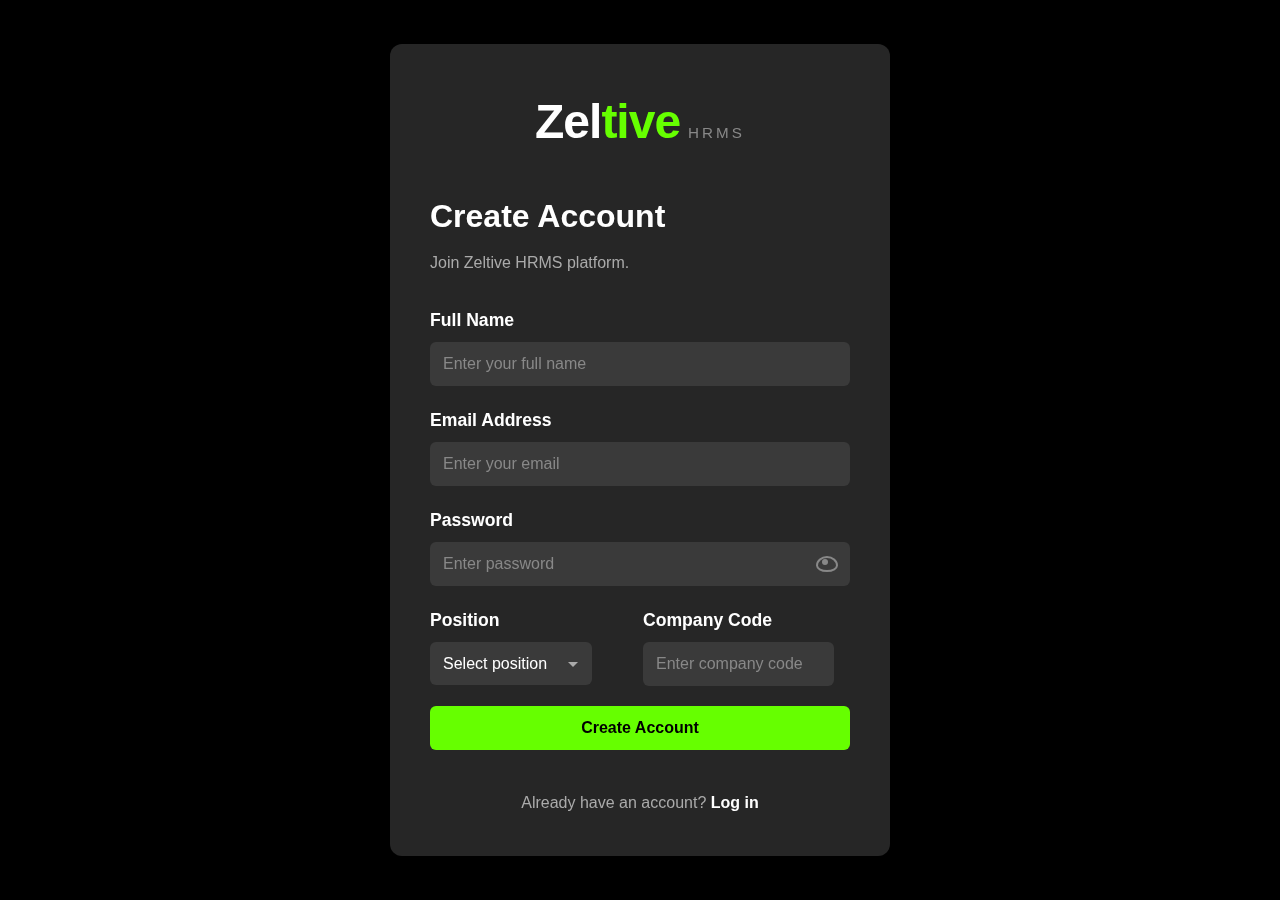
<file: index.html>
<!DOCTYPE html>
<html lang="en">
<head>
    <meta charset="UTF-8">
    <meta name="viewport" content="width=device-width, initial-scale=1.0">
    <title>Register - Zeltive HRMS</title>
    <link rel="stylesheet" href="css/style.css">
</head>
<body class="auth-page">
    <div class="container">
        <div class="auth-card">
            <div class="auth-logo">
                <h1 class="logo-text">
                    <span class="brand-white">Zel</span><span class="brand-lime">tive</span>
                    <span class="logo-hrms">HRMS</span>
                </h1>
            </div>
            <h1 class="form-title">Create Account</h1>
            <p class="form-subtitle">Join Zeltive HRMS platform.</p>
            
            <form id="registerForm" class="auth-form">
                <div class="form-group">
                    <label for="name">Full Name</label>
                    <input type="text" id="name" name="name" required placeholder="Enter your full name">
                </div>
                
                <div class="form-group">
                    <label for="email">Email Address</label>
                    <input type="email" id="email" name="email" required placeholder="Enter your email">
                </div>
                
                <div class="form-group">
                    <label for="password">Password</label>
                    <div class="password-input-wrapper">
                        <input type="password" id="password" name="password" required placeholder="Enter password">
                        <span class="password-toggle" id="passwordToggle">
                            <span class="eye-icon eye-open"></span>
                        </span>
                    </div>
                </div>
                
                <div class="form-row">
                    <div class="form-group">
                        <label for="position">Position</label>
                        <select id="position" name="position" required>
                            <option value="">Select position</option>
                            <option value="Designer">Designer</option>
                            <option value="Developer">Developer</option>
                            <option value="Marketing Specialist">Marketing Specialist</option>
                            <option value="Video Editor">Video Editor</option>
                            <option value="System Manager">System Manager</option>
                        </select>
                    </div>
                    
                    <div class="form-group">
                        <label for="companyCode">Company Code</label>
                        <input type="text" id="companyCode" name="companyCode" required placeholder="Enter company code">
                    </div>
                </div>
                
                <div id="errorMessage" class="error-message"></div>
                
                <button type="submit" class="btn btn-primary">Create Account</button>
                
                <div class="auth-footer">
                    <p>Already have an account? <a href="login.html">Log in</a></p>
                </div>
            </form>
        </div>
    </div>
    
    <script src="js/config.js"></script>
    <script src="js/auth.js"></script>
    <script>
        // Password visibility toggle
        const passwordToggle = document.getElementById('passwordToggle');
        const passwordInput = document.getElementById('password');
        const eyeIcon = passwordToggle.querySelector('.eye-icon');
        
        if (passwordToggle && passwordInput) {
            passwordToggle.addEventListener('click', () => {
                if (passwordInput.type === 'password') {
                    passwordInput.type = 'text';
                    eyeIcon.classList.remove('eye-open');
                    eyeIcon.classList.add('eye-closed');
                } else {
                    passwordInput.type = 'password';
                    eyeIcon.classList.remove('eye-closed');
                    eyeIcon.classList.add('eye-open');
                }
            });
        }
    </script>
</body>
</html>
</file>
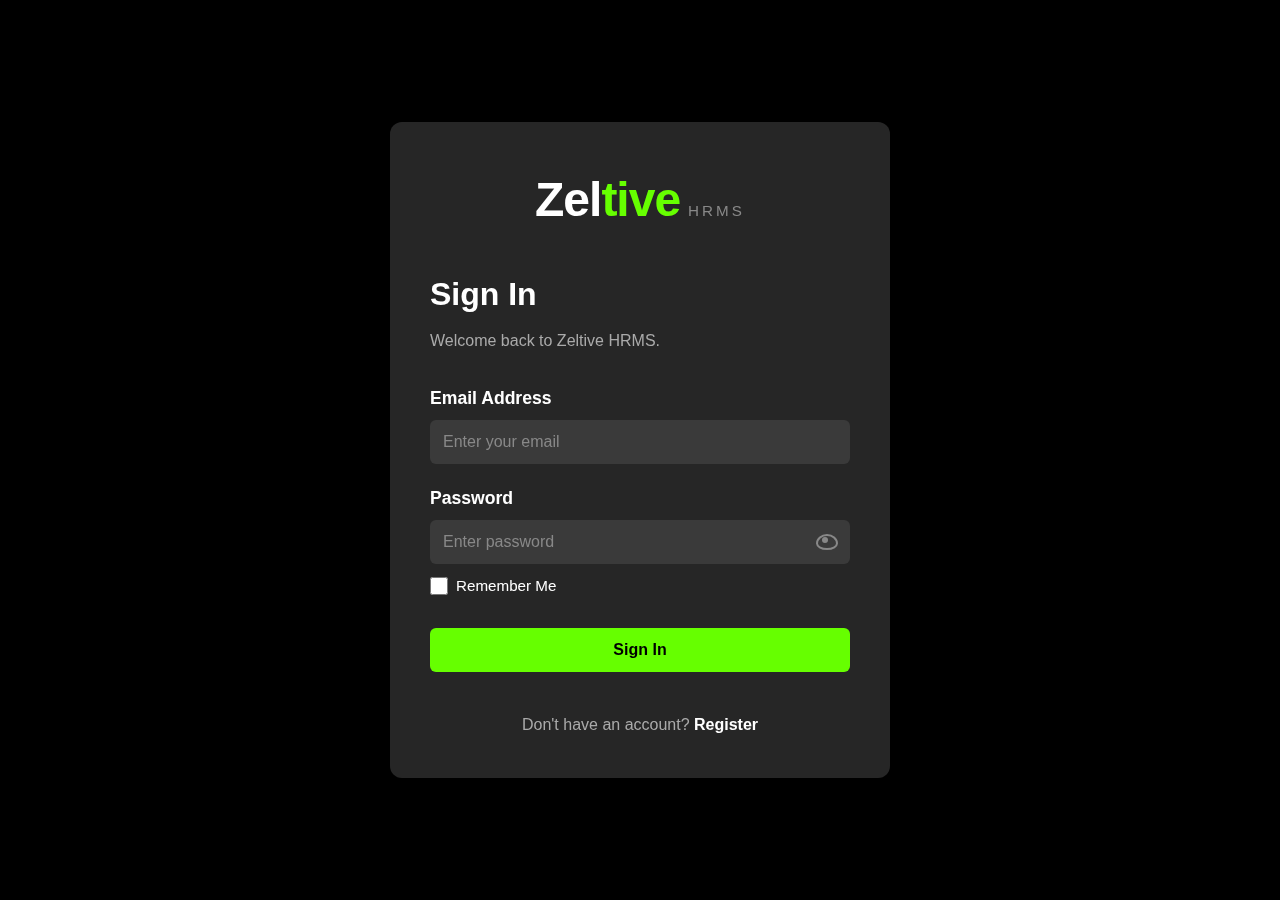
<file: dashboard.html>
<!DOCTYPE html>
<html lang="en">
<head>
    <meta charset="UTF-8">
    <meta name="viewport" content="width=device-width, initial-scale=1.0">
    <title>Dashboard - Zeltive HRMS</title>
    <link rel="stylesheet" href="css/style.css">
    <link rel="stylesheet" href="https://cdnjs.cloudflare.com/ajax/libs/font-awesome/6.4.0/css/all.min.css">
</head>
<body>
    <!-- Mobile Menu Toggle Button -->
    <button class="mobile-menu-toggle" id="mobileMenuToggle" aria-label="Toggle menu">
        <i class="fa fa-bars"></i>
    </button>
    
    <!-- Mobile Overlay -->
    <div class="mobile-overlay" id="mobileOverlay"></div>
    
    <div class="dashboard-wrapper">
        <!-- Sidebar -->
        <aside class="dashboard-sidebar" id="dashboardSidebar">
            <div class="sidebar-header">
                <button class="sidebar-close-btn" id="sidebarCloseBtn" aria-label="Close menu">
                    <i class="fa fa-times"></i>
                </button>
                <h1 class="brand-title">
                    <span class="brand-white">Zel</span><span class="brand-lime">tive</span>
                    <span class="brand-subtitle">HRMS</span>
                </h1>
            </div>
            
            <nav class="sidebar-nav">
                <a href="#" class="nav-item active" data-page="overview">
                    <span class="nav-icon icon-chart"></span>
                    <span class="nav-text">Overview</span>
                </a>
                <a href="#" class="nav-item" data-page="attendance">
                    <span class="nav-icon icon-users"></span>
                    <span class="nav-text">Attendance</span>
                </a>
                <a href="#" class="nav-item" data-page="records">
                    <span class="nav-icon icon-list"></span>
                    <span class="nav-text">Records</span>
                </a>
            </nav>
        </aside>

        <!-- Main Content -->
        <div class="dashboard-main">
            <!-- Top Header -->
            <header class="dashboard-header">
                <div class="header-right">
                    <div class="user-profile">
                        <div class="profile-avatar">
                            <span id="userInitial">U</span>
                        </div>
                        <div class="profile-info">
                            <span class="profile-name" id="headerUserName">User</span>
                            <span class="profile-role" id="headerUserRole">Employee</span>
                        </div>
                        <button id="logoutBtn" class="logout-btn" title="Logout">
                            <i class="fa fa-sign-out"></i>
                        </button>
                    </div>
                </div>
            </header>

            <!-- Main Content Area -->
            <main class="dashboard-content">
                <!-- Overview Page -->
                <div id="overview-page" class="page-content active">
                    <!-- Summary Cards -->
                    <div class="summary-cards">
                    <div class="summary-card">
                        <div class="card-icon" style="background-color: rgba(102, 255, 0, 0.1);">
                            <span class="icon-calendar" style="color: var(--neon-green);"></span>
                        </div>
                        <div class="card-content">
                            <div class="card-menu">⋯</div>
                            <div class="card-value" id="totalDays">0</div>
                            <div class="card-label">Total Days</div>
                        </div>
                    </div>
                    
                    <div class="summary-card">
                        <div class="card-icon" style="background-color: rgba(102, 255, 0, 0.1);">
                            <span class="icon-check" style="color: var(--neon-green);"></span>
                        </div>
                        <div class="card-content">
                            <div class="card-menu">⋯</div>
                            <div class="card-value" id="presentDays">0</div>
                            <div class="card-label">Present Days</div>
                        </div>
                    </div>
                    
                    <div class="summary-card">
                        <div class="card-icon" style="background-color: rgba(255, 255, 0, 0.1);">
                            <span class="icon-clock" style="color: #ffff00;"></span>
                        </div>
                        <div class="card-content">
                            <div class="card-menu">⋯</div>
                            <div class="card-value" id="lateDays">0</div>
                            <div class="card-label">Late Days</div>
                        </div>
                    </div>
                    
                    <div class="summary-card">
                        <div class="card-icon" style="background-color: rgba(255, 68, 68, 0.1);">
                            <span class="icon-x" style="color: #ff4444;"></span>
                        </div>
                        <div class="card-content">
                            <div class="card-menu">⋯</div>
                            <div class="card-value" id="absentDays">0</div>
                            <div class="card-label">Absent Days</div>
                        </div>
                    </div>
                </div>

                <!-- Action Cards Row -->
                <div class="action-cards-row">
                    <!-- Attendance Actions Card -->
                    <div class="action-card">
                        <h3 class="card-title">Attendance Actions</h3>
                        <div id="offDayMessage" class="off-day-message"></div>
                        <div class="action-buttons">
                            <button id="checkInBtn" class="btn btn-primary btn-large">Check-In</button>
                            <button id="checkOutBtn" class="btn btn-primary btn-large">Check-Out</button>
                        </div>
                        <div id="attendanceMessage" class="attendance-message"></div>
                    </div>

                    <!-- Working Hours Info Card -->
                    <div class="info-card-modern">
                        <h3 class="card-title">Working Hours</h3>
                        <div class="working-hours-info">
                            <p><strong>Office Time:</strong> 10:00 AM – 6:00 PM</p>
                            <p><strong>Late after:</strong> 10:15 AM</p>
                            <p><strong>Early checkout:</strong> Before 6:00 PM</p>
                            <p><strong>Time Zone:</strong> Pakistan Time</p>
                        </div>
                    </div>
                </div>

                <!-- Calendar and Clock Row -->
                <div class="clock-calendar-row">
                    <!-- Analog Clock Card -->
                    <div class="clock-card">
                        <h3 class="card-title">Time Clock</h3>
                        <div class="analog-clock-container">
                            <canvas id="clockCanvas" width="300" height="300" class="clock-canvas">
                                Sorry, your browser does not support canvas.
                            </canvas>
                            <div class="digital-time-display">
                                <div id="clock-time-12h" class="clock-time-12h">12:00:00 PM</div>
                                <div id="clock-date" class="clock-date">Monday, January 1, 2024</div>
                                <div id="clock-timezone" class="clock-timezone">Pakistan Time (PKT)</div>
                            </div>
                        </div>
                    </div>

                    <!-- Calendar Card -->
                    <div class="calendar-card-small">
                        <h3 class="card-title">Calendar</h3>
                        <div id="calendar-container" class="calendar-container-small"></div>
                    </div>
                </div>

                <!-- Filters and Table Section -->
                <div class="table-section-modern">
                    <div class="table-header">
                        <h3 class="card-title">Attendance Records</h3>
                        <div class="filter-buttons">
                            <button class="filter-btn active" data-filter="today">Today</button>
                            <button class="filter-btn" data-filter="week">This Week</button>
                            <button class="filter-btn" data-filter="month">This Month</button>
                            <button class="filter-btn" data-filter="all">All Records</button>
                        </div>
                    </div>
                    <div class="table-card-modern">
                        <div class="table-container">
                            <table id="attendanceTable" class="attendance-table">
                                <thead>
                                    <tr>
                                        <th>Date</th>
                                        <th>Name</th>
                                        <th>Day Name</th>
                                        <th>Check-In</th>
                                        <th>Check-Out</th>
                                        <th>Status</th>
                                        <th>Working Hours</th>
                                    </tr>
                                </thead>
                                <tbody id="attendanceTableBody">
                                    <!-- Table rows will be populated by JavaScript -->
                                </tbody>
                            </table>
                        </div>
                    </div>
                </div>
                </div>

                <!-- Attendance Page -->
                <div id="attendance-page" class="page-content">
                    <div class="page-header">
                        <h2 class="page-title">Attendance Management</h2>
                        <p class="page-subtitle">Check in and check out for your daily attendance</p>
                    </div>

                    <div class="action-cards-row">
                        <!-- Attendance Actions Card -->
                        <div class="action-card">
                            <h3 class="card-title">Check-In / Check-Out</h3>
                            <div id="offDayMessageAttendance" class="off-day-message"></div>
                            <div class="action-buttons">
                                <button id="checkInBtnAttendance" class="btn btn-primary btn-large">Check-In</button>
                                <button id="checkOutBtnAttendance" class="btn btn-primary btn-large">Check-Out</button>
                            </div>
                            <div id="attendanceMessageAttendance" class="attendance-message"></div>
                        </div>

                        <!-- Working Hours Info Card -->
                        <div class="info-card-modern">
                            <h3 class="card-title">Working Hours</h3>
                            <div class="working-hours-info">
                                <p><strong>Office Time:</strong> 10:00 AM – 6:00 PM</p>
                                <p><strong>Late after:</strong> 10:15 AM</p>
                                <p><strong>Early checkout:</strong> Before 6:00 PM</p>
                                <p><strong>Time Zone:</strong> Pakistan Time</p>
                            </div>
                        </div>
                    </div>

                    <!-- Today's Status Card -->
                    <div class="status-card">
                        <h3 class="card-title">Today's Status</h3>
                        <div id="todayStatusContent" class="status-content">
                            <p>Loading today's attendance status...</p>
                        </div>
                    </div>
                </div>

                <!-- Records Page -->
                <div id="records-page" class="page-content">
                    <div class="page-header">
                        <h2 class="page-title">Attendance Records</h2>
                        <p class="page-subtitle">View your complete attendance history</p>
                    </div>

                    <!-- Filters and Table Section -->
                    <div class="table-section-modern">
                        <div class="table-header">
                            <h3 class="card-title">All Records</h3>
                            <div class="filter-buttons">
                                <button class="filter-btn-records active" data-filter="today">Today</button>
                                <button class="filter-btn-records" data-filter="week">This Week</button>
                                <button class="filter-btn-records" data-filter="month">This Month</button>
                                <button class="filter-btn-records" data-filter="all">All Records</button>
                            </div>
                        </div>
                        <div class="table-card-modern">
                            <div class="table-container">
                                <table id="recordsTable" class="attendance-table">
                                    <thead>
                                        <tr>
                                            <th>Date</th>
                                            <th>Name</th>
                                            <th>Day Name</th>
                                            <th>Check-In</th>
                                            <th>Check-Out</th>
                                            <th>Status</th>
                                            <th>Working Hours</th>
                                        </tr>
                                    </thead>
                                    <tbody id="recordsTableBody">
                                        <!-- Table rows will be populated by JavaScript -->
                                    </tbody>
                                </table>
                            </div>
                        </div>
                    </div>
                </div>
            </main>
        </div>
    </div>

    <script src="js/config.js"></script>
    <script src="js/auth.js"></script>
    <script src="js/attendance.js"></script>
    <script src="js/dashboard.js"></script>
</body>
</html>
</file>
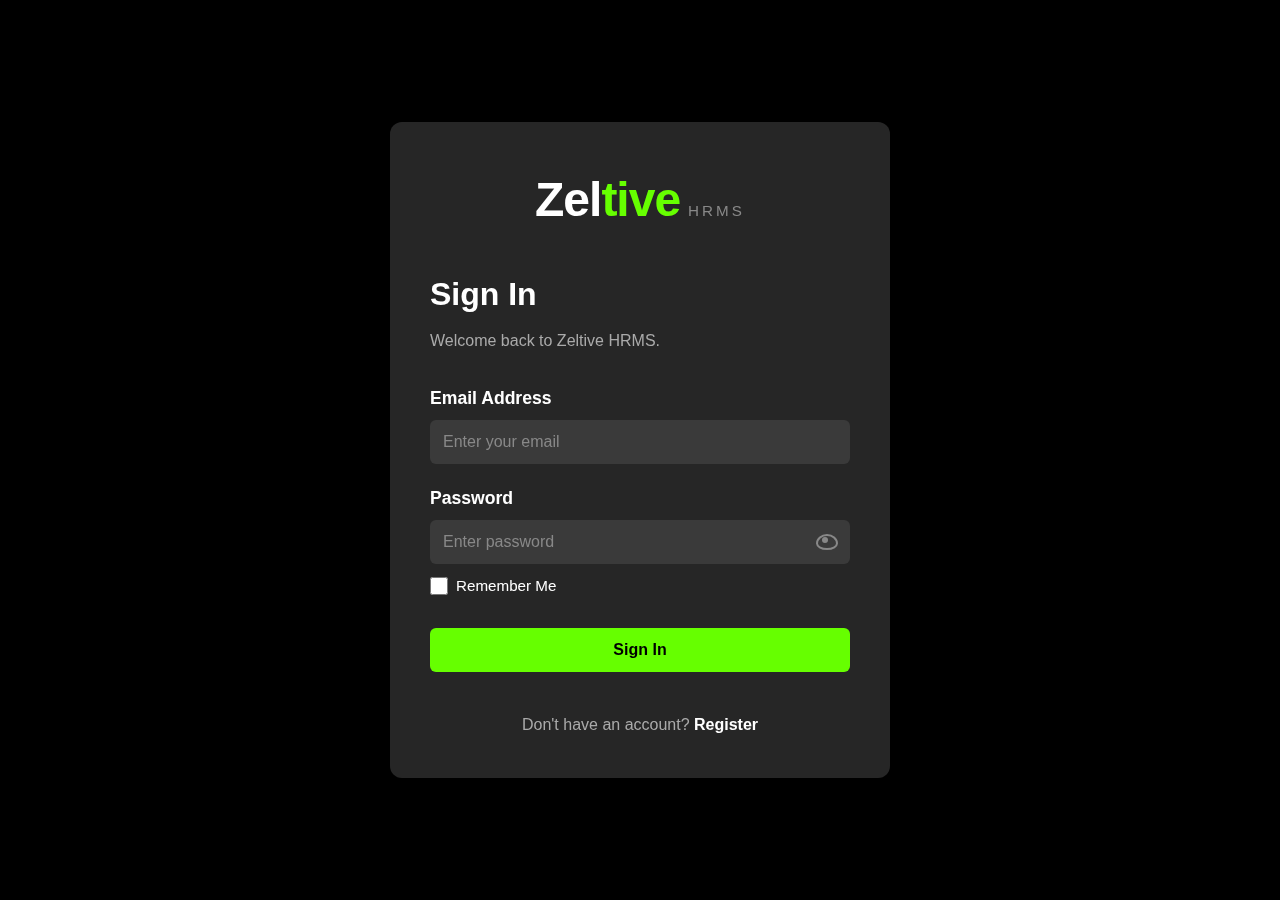
<file: login.html>
<!DOCTYPE html>
<html lang="en">
<head>
    <meta charset="UTF-8">
    <meta name="viewport" content="width=device-width, initial-scale=1.0">
    <title>Sign In - Zeltive HRMS</title>
    <link rel="stylesheet" href="css/style.css">
</head>
<body class="auth-page">
    <div class="container">
        <div class="auth-card">
            <div class="auth-logo">
                <h1 class="logo-text">
                    <span class="brand-white">Zel</span><span class="brand-lime">tive</span>
                    <span class="logo-hrms">HRMS</span>
                </h1>
            </div>
            <h1 class="form-title">Sign In</h1>
            <p class="form-subtitle">Welcome back to Zeltive HRMS.</p>
            
            <form id="loginForm" class="auth-form">
                <div class="form-group">
                    <label for="email">Email Address</label>
                    <input type="email" id="email" name="email" required placeholder="Enter your email">
                </div>
                
                <div class="form-group">
                    <label for="password">Password</label>
                    <div class="password-input-wrapper">
                        <input type="password" id="password" name="password" required placeholder="Enter password">
                        <span class="password-toggle" id="passwordToggle">
                            <span class="eye-icon eye-open"></span>
                        </span>
                    </div>
                </div>
                
                <div class="remember-me">
                    <label class="checkbox-label">
                        <input type="checkbox" id="rememberMe" name="rememberMe">
                        <span>Remember Me</span>
                    </label>
                </div>
                
                <div id="errorMessage" class="error-message"></div>
                
                <button type="submit" class="btn btn-primary">Sign In</button>
                
                <div class="auth-footer">
                    <p>Don't have an account? <a href="index.html">Register</a></p>
                </div>
            </form>
        </div>
    </div>
    
    <script src="js/config.js"></script>
    <script src="js/auth.js"></script>
    <script>
        // Password visibility toggle
        const passwordToggle = document.getElementById('passwordToggle');
        const passwordInput = document.getElementById('password');
        const eyeIcon = passwordToggle.querySelector('.eye-icon');
        
        if (passwordToggle && passwordInput) {
            passwordToggle.addEventListener('click', () => {
                if (passwordInput.type === 'password') {
                    passwordInput.type = 'text';
                    eyeIcon.classList.remove('eye-open');
                    eyeIcon.classList.add('eye-closed');
                } else {
                    passwordInput.type = 'password';
                    eyeIcon.classList.remove('eye-closed');
                    eyeIcon.classList.add('eye-open');
                }
            });
        }
    </script>
</body>
</html>
</file>
<file: css/style.css>
/* Reset and Base Styles */
* {
    margin: 0;
    padding: 0;
    box-sizing: border-box;
}

:root {
    --black: #000000;
    --dark-gray: #282828;
    --input-gray: #3A3A3A;
    --white: #FFFFFF;
    --light-gray: #AAAAAA;
    --medium-gray: #888888;
    --neon-green: #66FF00;
    --lime-green: #66FF00;
    --lime-green-dark: #55DD00;
    --lime-green-darker: #44BB00;
    --lime-green-light: #77FF33;
}

body {
    font-family: 'Segoe UI', Tahoma, Geneva, Verdana, sans-serif;
    background-color: var(--black);
    color: var(--white);
    min-height: 100vh;
    line-height: 1.6;
    position: relative;
    -webkit-font-smoothing: antialiased;
    -moz-osx-font-smoothing: grayscale;
}

html {
    scroll-behavior: smooth;
}

/* Background image for auth pages */
body.auth-page {
    background-image: url('https://images.unsplash.com/photo-1522071820081-009f0129c71c?ixlib=rb-4.0.3&auto=format&fit=crop&w=2070&q=80');
    background-size: cover;
    background-position: center;
    background-repeat: no-repeat;
    background-attachment: fixed;
}

body.auth-page::before {
    content: '';
    position: fixed;
    top: 0;
    left: 0;
    width: 100%;
    height: 100%;
    background-color: rgba(0, 0, 0, 0.6);
    z-index: 0;
}

.container {
    min-height: 100vh;
    display: flex;
    align-items: center;
    justify-content: center;
    padding: 20px;
}

/* Brand Colors */
.brand-lime {
    color: var(--neon-green);
}

.brand-white {
    color: var(--white);
}

/* Auth Card */
.auth-card {
    background-color: rgba(40, 40, 40, 0.95);
    border: none;
    border-radius: 12px;
    padding: 40px;
    width: 100%;
    max-width: 500px;
    backdrop-filter: blur(10px);
    box-shadow: 0 8px 32px rgba(0, 0, 0, 0.5);
}

/* Auth Logo */
.auth-logo {
    text-align: center;
    margin-bottom: 30px;
}

.logo-text {
    font-size: 3rem;
    font-weight: 700;
    margin: 0;
    letter-spacing: -1px;
    display: flex;
    align-items: baseline;
    justify-content: center;
    gap: 0;
}

.logo-hrms {
    font-size: 0.95rem;
    font-weight: 500;
    color: var(--medium-gray);
    letter-spacing: 0.2em;
    margin-left: 8px;
    text-transform: uppercase;
}

.form-title {
    color: var(--white);
    text-align: left;
    margin-bottom: 8px;
    font-size: 2em;
    font-weight: bold;
}

.form-subtitle {
    color: var(--light-gray);
    text-align: left;
    margin-bottom: 30px;
    font-size: 1rem;
}

/* Form Styles */
.auth-form {
    display: flex;
    flex-direction: column;
    gap: 20px;
}

.form-group {
    display: flex;
    flex-direction: column;
    gap: 8px;
}

.form-row {
    display: grid;
    grid-template-columns: 1fr 1fr;
    gap: 15px;
    align-items: start;
}

.form-row .form-group {
    display: flex;
    flex-direction: column;
    gap: 8px;
    width: 82%;
}

.form-group label {
    color: var(--white);
    font-weight: 600;
    font-size: 1.1em;
}

.form-group input {
    background-color: var(--input-gray);
    border: 1px solid transparent;
    color: var(--white);
    padding: 12px;
    border-radius: 6px;
    font-size: 1rem;
    transition: all 0.3s ease;
}

.form-group input:focus {
    outline: none;
    border-color: var(--white);
    background-color: var(--input-gray);
}

.form-group input::placeholder {
    color: var(--medium-gray);
}

/* Remember Me Checkbox */
.remember-me {
    display: flex;
    align-items: center;
    margin-top: -10px;
    margin-bottom: 10px;
}

.checkbox-label {
    display: flex;
    align-items: center;
    gap: 8px;
    cursor: pointer;
    color: var(--white);
    font-size: 0.95rem;
    user-select: none;
}

.checkbox-label input[type="checkbox"] {
    width: 18px;
    height: 18px;
    cursor: pointer;
    accent-color: var(--neon-green);
    background-color: var(--input-gray);
    border: 2px solid var(--medium-gray);
    border-radius: 4px;
}

.checkbox-label input[type="checkbox"]:checked {
    background-color: var(--neon-green);
    border-color: var(--neon-green);
}

.checkbox-label span {
    color: var(--white);
    font-weight: 500;
}

.form-group select {
    background-color: var(--input-gray);
    border: 1px solid transparent;
    color: var(--white);
    padding: 12px;
    border-radius: 6px;
    font-size: 1rem;
    transition: all 0.3s ease;
    cursor: pointer;
    appearance: none;
    background-image: url("data:image/svg+xml,%3Csvg xmlns='http://www.w3.org/2000/svg' width='12' height='12' viewBox='0 0 12 12'%3E%3Cpath fill='%23AAAAAA' d='M6 9L1 4h10z'/%3E%3C/svg%3E");
    background-repeat: no-repeat;
    background-position: right 12px center;
    padding-right: 40px;
}

.form-group select:focus {
    outline: none;
    border-color: var(--white);
    background-color: var(--input-gray);
}

.form-group select option {
    background-color: var(--input-gray);
    color: var(--white);
}

/* Password Input Wrapper */
.password-input-wrapper {
    position: relative;
    display: flex;
    align-items: center;
}

.password-input-wrapper input {
    width: 100%;
    padding-right: 40px;
}

.password-toggle {
    position: absolute;
    right: 12px;
    cursor: pointer;
    user-select: none;
    display: flex;
    align-items: center;
    justify-content: center;
    width: 24px;
    height: 24px;
    transition: opacity 0.3s ease;
}

.password-toggle:hover {
    opacity: 0.8;
}

/* Professional Eye Icon */
.eye-icon {
    width: 20px;
    height: 20px;
    display: block;
    position: relative;
}

/* Open Eye Icon (Show Password) */
.eye-open::before {
    content: '';
    position: absolute;
    width: 18px;
    height: 12px;
    border: 2px solid var(--medium-gray);
    border-radius: 50% 50% 50% 50% / 60% 60% 40% 40%;
    top: 2px;
    left: 0;
    transition: border-color 0.3s ease;
}

.eye-open::after {
    content: '';
    position: absolute;
    width: 6px;
    height: 6px;
    background-color: var(--medium-gray);
    border-radius: 50%;
    top: 5px;
    left: 6px;
    transition: background-color 0.3s ease;
}

.password-toggle:hover .eye-open::before,
.password-toggle:hover .eye-open::after {
    border-color: var(--white);
    background-color: var(--white);
}

/* Closed Eye Icon (Hide Password) */
.eye-closed::before {
    content: '';
    position: absolute;
    width: 18px;
    height: 12px;
    border: 2px solid var(--medium-gray);
    border-radius: 50% 50% 50% 50% / 60% 60% 40% 40%;
    top: 2px;
    left: 0;
    transition: border-color 0.3s ease;
}

.eye-closed::after {
    content: '';
    position: absolute;
    width: 20px;
    height: 2px;
    background-color: var(--medium-gray);
    top: 7px;
    left: -1px;
    transform: rotate(-45deg);
    transition: background-color 0.3s ease;
}

.password-toggle:hover .eye-closed::before,
.password-toggle:hover .eye-closed::after {
    border-color: var(--white);
    background-color: var(--white);
}

/* Buttons */
.btn {
    padding: 12px 24px;
    border: none;
    background-color: var(--neon-green);
    color: var(--black);
    font-size: 1rem;
    font-weight: bold;
    border-radius: 6px;
    cursor: pointer;
    transition: all 0.3s ease;
    text-transform: none;
    letter-spacing: 0;
    width: 100%;
    min-height: 44px;
    display: flex;
    align-items: center;
    justify-content: center;
    touch-action: manipulation;
    -webkit-tap-highlight-color: transparent;
}

.btn:hover {
    background-color: var(--lime-green-light);
}

.btn:active {
    transform: scale(0.98);
}

.btn-primary {
    background-color: var(--neon-green);
    color: var(--black);
}

.btn-primary:hover {
    background-color: var(--lime-green-light);
}

.btn-secondary {
    background-color: transparent;
    color: var(--lime-green);
}

.btn-large {
    padding: 15px 30px;
    font-size: 1.1rem;
}

/* Check-In/Check-Out Buttons - Ensure Lime Green Color */
#checkInBtn,
#checkOutBtn,
#checkInBtnAttendance,
#checkOutBtnAttendance {
    background-color: var(--lime-green-darker);
    color: var(--black);
    font-weight: bold;
}

#checkInBtn:hover,
#checkOutBtn:hover,
#checkInBtnAttendance:hover,
#checkOutBtnAttendance:hover {
    background-color: var(--lime-green-dark);
    color: var(--black);
}

.btn:disabled {
    opacity: 0.5;
    cursor: not-allowed;
}

/* Error Message */
.error-message {
    color: #ff4444;
    background-color: rgba(255, 68, 68, 0.1);
    border: 1px solid #ff4444;
    padding: 12px;
    border-radius: 5px;
    display: none;
    font-size: 0.9rem;
}

.error-message.show {
    display: block;
}

/* Auth Footer */
.auth-footer {
    text-align: center;
    margin-top: 20px;
}

.auth-footer p {
    color: var(--light-gray);
}

.auth-footer a {
    color: var(--white);
    text-decoration: none;
    font-weight: 600;
}

.auth-footer a:hover {
    text-decoration: underline;
}

/* Dashboard Styles */
.dashboard-wrapper {
    display: flex;
    min-height: 100vh;
    background-color: var(--black);
    position: relative;
}

/* Sidebar */
.dashboard-sidebar {
    width: 260px;
    background-color: var(--dark-gray);
    padding: 20px;
    display: flex;
    flex-direction: column;
    gap: 30px;
    border-right: 1px solid rgba(102, 255, 0, 0.2);
    position: fixed;
    top: 0;
    left: 0;
    height: 100vh;
    overflow-y: auto;
    z-index: 100;
}

.sidebar-header .brand-title {
    font-size: 1.8rem;
    font-weight: 700;
    margin-bottom: 0;
    display: flex;
    align-items: baseline;
    gap: 0;
}

.sidebar-header .brand-subtitle {
    font-size: 0.95rem;
    font-weight: 500;
    letter-spacing: 0.2em;
    color: var(--medium-gray);
    margin-left: 8px;
    text-transform: uppercase;
}

.sidebar-close-btn {
    display: none;
}

.sidebar-action-btn {
    width: 100%;
    padding: 14px 20px;
    background-color: var(--neon-green);
    color: var(--black);
    border: none;
    border-radius: 8px;
    font-size: 1rem;
    font-weight: bold;
    cursor: pointer;
    display: flex;
    align-items: center;
    justify-content: space-between;
    transition: all 0.3s ease;
}

.sidebar-action-btn:hover {
    background-color: var(--lime-green-light);
}

.sidebar-action-btn .icon {
    font-size: 1.2rem;
    font-weight: bold;
}

.sidebar-nav {
    display: flex;
    flex-direction: column;
    gap: 8px;
}

.nav-item {
    display: flex;
    align-items: center;
    gap: 12px;
    padding: 12px 16px;
    color: var(--light-gray);
    text-decoration: none;
    border-radius: 8px;
    transition: all 0.3s ease;
    position: relative;
}

.nav-item:hover {
    background-color: rgba(102, 255, 0, 0.1);
    color: var(--white);
}

.nav-item.active {
    background-color: rgba(102, 255, 0, 0.15);
    color: var(--neon-green);
}

.nav-item.active::before {
    content: '';
    position: absolute;
    left: 0;
    top: 50%;
    transform: translateY(-50%);
    width: 3px;
    height: 60%;
    background-color: var(--neon-green);
    border-radius: 0 2px 2px 0;
}

.nav-icon {
    width: 20px;
    height: 20px;
    display: inline-block;
    flex-shrink: 0;
}

.nav-text {
    font-size: 1rem;
    font-weight: 500;
}

/* Professional Icons - Navigation */
.nav-icon {
    position: relative;
}

.icon-chart {
    width: 18px;
    height: 18px;
    border: 2px solid currentColor;
    border-top: none;
    border-right: none;
    display: block;
    position: relative;
}

.icon-chart::after {
    content: '';
    position: absolute;
    width: 4px;
    height: 4px;
    background: currentColor;
    bottom: 2px;
    left: 2px;
    border-radius: 1px;
}

.icon-users {
    width: 18px;
    height: 12px;
    display: block;
    position: relative;
}

.icon-users::before {
    content: '';
    position: absolute;
    width: 8px;
    height: 8px;
    border: 2px solid currentColor;
    border-radius: 50%;
    left: 0;
    top: 2px;
}

.icon-users::after {
    content: '';
    position: absolute;
    width: 8px;
    height: 8px;
    border: 2px solid currentColor;
    border-radius: 50%;
    right: 0;
    top: 2px;
}

.icon-list {
    width: 18px;
    height: 14px;
    display: block;
    position: relative;
}

.icon-list::before,
.icon-list::after {
    content: '';
    position: absolute;
    left: 0;
    width: 18px;
    height: 2px;
    background: currentColor;
}

.icon-list::before {
    top: 0;
}

.icon-list::after {
    top: 6px;
    width: 12px;
}

.icon-user {
    width: 12px;
    height: 16px;
    display: block;
    position: relative;
    margin: 0 auto;
}

.icon-user::before {
    content: '';
    position: absolute;
    width: 10px;
    height: 10px;
    border: 2px solid currentColor;
    border-radius: 50%;
    top: 0;
    left: 0;
}

.icon-user::after {
    content: '';
    position: absolute;
    width: 14px;
    height: 8px;
    border: 2px solid currentColor;
    border-top: none;
    border-radius: 0 0 7px 7px;
    bottom: 0;
    left: -2px;
}

.icon-settings {
    width: 16px;
    height: 16px;
    display: block;
    position: relative;
    border: 2px solid currentColor;
    border-radius: 50%;
}

.icon-settings::before {
    content: '';
    position: absolute;
    width: 2px;
    height: 2px;
    background: currentColor;
    top: 2px;
    left: 50%;
    transform: translateX(-50%);
    border-radius: 50%;
    box-shadow: 0 3px 0 currentColor, 0 6px 0 currentColor, 0 9px 0 currentColor;
}

/* Professional Icons - Summary Cards */
.card-icon {
    position: relative;
}

.icon-calendar {
    width: 20px;
    height: 20px;
    border: 2px solid currentColor;
    border-radius: 3px;
    display: block;
    position: relative;
}

.icon-calendar::before {
    content: '';
    position: absolute;
    width: 100%;
    height: 3px;
    background: currentColor;
    top: 4px;
    left: 0;
}

.icon-check {
    width: 18px;
    height: 12px;
    display: block;
    position: relative;
}

.icon-check::before {
    content: '';
    position: absolute;
    width: 10px;
    height: 5px;
    border: 2px solid currentColor;
    border-top: none;
    border-right: none;
    transform: rotate(-45deg);
    top: 2px;
    left: 2px;
}

.icon-clock {
    width: 18px;
    height: 18px;
    border: 2px solid currentColor;
    border-radius: 50%;
    display: block;
    position: relative;
}

.icon-clock::before {
    content: '';
    position: absolute;
    width: 2px;
    height: 5px;
    background: currentColor;
    top: 4px;
    left: 50%;
    transform: translateX(-50%);
    border-radius: 1px;
}

.icon-x {
    width: 16px;
    height: 16px;
    display: block;
    position: relative;
}

.icon-x::before {
    content: '';
    position: absolute;
    width: 14px;
    height: 2px;
    background: currentColor;
    transform: rotate(45deg);
    top: 7px;
    left: 1px;
}

.icon-x::after {
    content: '';
    position: absolute;
    width: 14px;
    height: 2px;
    background: currentColor;
    transform: rotate(-45deg);
    top: 7px;
    left: 1px;
}

/* Main Content Area */
.dashboard-main {
    flex: 1;
    display: flex;
    flex-direction: column;
    background-color: var(--black);
    margin-left: 260px;
    width: calc(100% - 260px);
}

/* Top Header */
.dashboard-header {
    display: flex;
    justify-content: flex-end;
    align-items: center;
    padding: 20px 30px;
    background-color: var(--dark-gray);
    border-bottom: 1px solid rgba(102, 255, 0, 0.2);
}

.header-right {
    display: flex;
    align-items: center;
    gap: 20px;
}

.user-profile {
    display: flex;
    align-items: center;
    gap: 12px;
}

.profile-avatar {
    width: 40px;
    height: 40px;
    border-radius: 50%;
    background-color: var(--neon-green);
    color: var(--black);
    display: flex;
    align-items: center;
    justify-content: center;
    font-weight: bold;
    font-size: 1rem;
}

.profile-info {
    display: flex;
    flex-direction: column;
}

.profile-name {
    color: var(--white);
    font-weight: 600;
    font-size: 0.95rem;
}

.profile-role {
    color: var(--light-gray);
    font-size: 0.85rem;
}

.logout-btn {
    padding: 0;
    background-color: transparent;
    border: none;
    color: var(--neon-green);
    cursor: pointer;
    transition: all 0.3s ease;
    margin-left: 10px;
    display: flex;
    align-items: center;
    justify-content: center;
    width: auto;
    height: auto;
}

.logout-btn:hover {
    color: var(--lime-green-light);
}

.logout-btn i {
    font-size: 1.3rem;
    transition: transform 0.3s ease, color 0.3s ease;
}

.logout-btn:hover i {
    transform: translateX(2px);
}

/* Dashboard Content */
.dashboard-content {
    flex: 1;
    padding: 30px;
    overflow-y: auto;
}

/* Page Content */
.page-content {
    display: none;
}

.page-content.active {
    display: block;
}

.page-header {
    margin-bottom: 30px;
}

.page-title {
    color: var(--white);
    font-size: 2rem;
    font-weight: bold;
    margin-bottom: 8px;
}

.page-subtitle {
    color: var(--light-gray);
    font-size: 1rem;
}

.status-card {
    background-color: var(--dark-gray);
    border-radius: 12px;
    padding: 25px;
    box-shadow: 0 2px 8px rgba(0, 0, 0, 0.3);
    margin-top: 20px;
}

.status-content {
    color: var(--white);
    line-height: 1.8;
}

.status-content p {
    margin-bottom: 10px;
}

.status-content strong {
    color: var(--neon-green);
}

/* Summary Cards */
.summary-cards {
    display: grid;
    grid-template-columns: repeat(4, 1fr);
    gap: 20px;
    margin-bottom: 30px;
}

.summary-card {
    background-color: var(--dark-gray);
    border-radius: 12px;
    padding: 20px;
    display: flex;
    align-items: center;
    gap: 15px;
    box-shadow: 0 2px 8px rgba(0, 0, 0, 0.3);
    transition: transform 0.3s ease;
}

.summary-card:hover {
    transform: translateY(-2px);
}

.card-icon {
    width: 60px;
    height: 60px;
    border-radius: 50%;
    display: flex;
    align-items: center;
    justify-content: center;
    font-size: 1.8rem;
    flex-shrink: 0;
}

.card-content {
    flex: 1;
    position: relative;
}

.card-menu {
    display: none !important;
}

.card-value {
    font-size: 2rem;
    font-weight: bold;
    color: var(--white);
    margin-bottom: 5px;
}

.card-label {
    font-size: 0.9rem;
    color: var(--light-gray);
}

/* Action Cards Row */
.action-cards-row {
    display: grid;
    grid-template-columns: 1fr 1fr;
    gap: 20px;
    margin-bottom: 30px;
}

.action-card,
.info-card-modern {
    background-color: var(--dark-gray);
    border-radius: 12px;
    padding: 25px;
    box-shadow: 0 2px 8px rgba(0, 0, 0, 0.3);
}

.card-title {
    color: var(--white);
    font-size: 1.3rem;
    font-weight: bold;
    margin-bottom: 20px;
}

.working-hours-info {
    color: var(--white);
    line-height: 2;
}

.working-hours-info p {
    margin-bottom: 10px;
}

.working-hours-info strong {
    color: var(--neon-green);
}

/* Clock and Calendar Row */
.clock-calendar-row {
    display: grid;
    grid-template-columns: 1.5fr 1fr;
    gap: 20px;
    margin-bottom: 30px;
}

/* Analog Clock Styles */
.clock-card {
    background-color: var(--dark-gray);
    border-radius: 12px;
    padding: 25px;
    box-shadow: 0 2px 8px rgba(0, 0, 0, 0.3);
}

.analog-clock-container {
    display: flex;
    flex-direction: column;
    align-items: center;
    gap: 20px;
}

.clock-canvas {
    background-color: transparent;
    border-radius: 50%;
    display: block;
    box-shadow: 0 0 30px rgba(102, 255, 0, 0.2), 0 4px 15px rgba(0, 0, 0, 0.1);
}

.digital-time-display {
    display: flex;
    flex-direction: column;
    align-items: center;
    gap: 8px;
}

.clock-time-12h {
    font-size: 2.5rem;
    font-weight: 700;
    color: var(--neon-green);
    font-family: 'Courier New', monospace;
    letter-spacing: 2px;
}

.clock-date {
    font-size: 1rem;
    color: var(--white);
    font-weight: 500;
}

.clock-timezone {
    font-size: 0.85rem;
    color: var(--light-gray);
    text-transform: uppercase;
    letter-spacing: 1px;
}

/* Calendar Styles - Small */
.calendar-card-small {
    background-color: var(--dark-gray);
    border-radius: 12px;
    padding: 20px;
    box-shadow: 0 2px 8px rgba(0, 0, 0, 0.3);
}

.calendar-container-small {
    margin-top: 10px;
}

.calendar-header {
    display: flex;
    justify-content: space-between;
    align-items: center;
    margin-bottom: 12px;
    color: var(--white);
}

.calendar-nav-btn {
    background-color: var(--input-gray);
    border: none;
    color: var(--white);
    padding: 4px 10px;
    border-radius: 5px;
    cursor: pointer;
    font-size: 0.9rem;
    transition: all 0.3s ease;
}

.calendar-nav-btn:hover {
    background-color: var(--neon-green);
    color: var(--black);
}

.calendar-month-year {
    font-weight: 600;
    font-size: 0.95rem;
}

.calendar-weekdays {
    display: grid;
    grid-template-columns: repeat(7, 1fr);
    gap: 4px;
    margin-bottom: 8px;
}

.calendar-weekday {
    text-align: center;
    color: var(--light-gray);
    font-weight: 600;
    font-size: 0.75rem;
    padding: 6px 0;
}

.calendar-days {
    display: grid;
    grid-template-columns: repeat(7, 1fr);
    gap: 4px;
}

.calendar-day {
    aspect-ratio: 1;
    display: flex;
    flex-direction: column;
    align-items: center;
    justify-content: center;
    border-radius: 5px;
    color: var(--white);
    font-size: 0.8rem;
    cursor: pointer;
    transition: all 0.3s ease;
    background-color: var(--input-gray);
    padding: 4px;
    position: relative;
}

.calendar-day.off-day {
    background-color: rgba(255, 68, 68, 0.2);
    color: #ff4444;
    font-weight: 600;
}

.calendar-day.off-day::after {
    content: 'Holiday';
    position: absolute;
    bottom: 2px;
    font-size: 0.55rem;
    font-weight: 600;
    color: #ff4444;
}

.calendar-day.today {
    background-color: var(--neon-green);
    color: var(--black);
    font-weight: bold;
}

.calendar-day.today.off-day::after {
    color: var(--black);
}

.calendar-day.other-month {
    color: var(--medium-gray);
    opacity: 0.5;
}

.calendar-day:hover:not(.off-day):not(.other-month) {
    background-color: rgba(102, 255, 0, 0.2);
}

/* Attendance Actions */
.action-buttons {
    display: flex;
    gap: 15px;
    margin-top: 15px;
}

.action-buttons .btn {
    flex: 1;
}

.off-day-message {
    background-color: rgba(255, 255, 0, 0.1);
    border: 1px solid #ffff00;
    color: #ffff00;
    padding: 15px;
    border-radius: 5px;
    margin-bottom: 20px;
    display: none;
    font-weight: 600;
}

.off-day-message.show {
    display: block;
}

.attendance-message {
    margin-top: 20px;
    padding: 15px;
    border-radius: 5px;
    display: none;
    font-weight: 600;
}

.attendance-message.show {
    display: block;
}

.attendance-message.success {
    background-color: rgba(0, 255, 0, 0.1);
    border: 1px solid var(--lime-green);
    color: var(--lime-green);
}

.attendance-message.error {
    background-color: rgba(255, 68, 68, 0.1);
    border: 1px solid #ff4444;
    color: #ff4444;
}

/* Table Section Modern */
.table-section-modern {
    margin-bottom: 30px;
}

.table-header {
    display: flex;
    justify-content: space-between;
    align-items: center;
    margin-bottom: 20px;
}

.table-header .filter-buttons {
    display: flex;
    gap: 10px;
}

.table-header .filter-btn {
    padding: 8px 16px;
    background-color: var(--input-gray);
    border: 1px solid transparent;
    color: var(--light-gray);
    border-radius: 6px;
    cursor: pointer;
    font-weight: 500;
    font-size: 0.9rem;
    transition: all 0.3s ease;
}

.table-header .filter-btn:hover {
    background-color: rgba(102, 255, 0, 0.1);
    color: var(--neon-green);
}

.table-header .filter-btn.active,
.filter-btn-records.active {
    background-color: var(--lime-green-darker);
    color: var(--black);
    border-color: var(--lime-green-darker);
}

.filter-btn-records {
    padding: 8px 16px;
    background-color: var(--input-gray);
    border: 1px solid transparent;
    color: var(--light-gray);
    border-radius: 6px;
    cursor: pointer;
    font-weight: 500;
    font-size: 0.9rem;
    transition: all 0.3s ease;
}

.filter-btn-records:hover {
    background-color: rgba(102, 255, 0, 0.1);
    color: var(--neon-green);
}

.table-card-modern {
    background-color: var(--dark-gray);
    border-radius: 12px;
    padding: 25px;
    box-shadow: 0 2px 8px rgba(0, 0, 0, 0.3);
}

/* Table Styles */
.table-container {
    overflow-x: auto;
}

.attendance-table {
    width: 100%;
    border-collapse: collapse;
}

.attendance-table thead {
    background-color: transparent;
}

.attendance-table th {
    color: var(--light-gray);
    padding: 15px;
    text-align: left;
    border-bottom: 1px solid rgba(255, 255, 255, 0.1);
    font-weight: 600;
    text-transform: uppercase;
    font-size: 0.8rem;
    letter-spacing: 0.5px;
}

.attendance-table td {
    padding: 15px;
    border-bottom: 1px solid rgba(255, 255, 255, 0.05);
    color: var(--white);
}

.attendance-table tbody tr:hover {
    background-color: rgba(102, 255, 0, 0.05);
}

/* Status Badges */
.status-badge {
    padding: 5px 12px;
    border-radius: 20px;
    font-size: 0.85rem;
    font-weight: 700;
    text-transform: uppercase;
    display: inline-block;
}

.status-present {
    background-color: rgba(0, 255, 0, 0.2);
    color: var(--lime-green);
    border: 1px solid var(--lime-green);
}

.status-late {
    background-color: rgba(255, 255, 0, 0.2);
    color: #ffff00;
    border: 1px solid #ffff00;
}

.status-early {
    background-color: rgba(255, 165, 0, 0.2);
    color: #ffa500;
    border: 1px solid #ffa500;
}

.status-absent {
    background-color: rgba(255, 68, 68, 0.2);
    color: #ff4444;
    border: 1px solid #ff4444;
}

.status-offday {
    background-color: rgba(128, 128, 128, 0.2);
    color: #808080;
    border: 1px solid #808080;
}

/* Remove footer from dashboard */
.dashboard-wrapper .footer {
    display: none;
}

/* Mobile Menu Toggle Button */
.mobile-menu-toggle {
    display: none;
    position: fixed;
    top: 15px;
    left: 15px;
    z-index: 1001;
    background-color: transparent;
    color: var(--white);
    border: none;
    border-radius: 8px;
    padding: 10px 12px;
    cursor: pointer;
    font-size: 1.4rem;
    box-shadow: none;
    transition: all 0.3s ease;
    min-width: 44px;
    min-height: 44px;
    align-items: center;
    justify-content: center;
    touch-action: manipulation;
    -webkit-tap-highlight-color: transparent;
}

.mobile-menu-toggle:hover {
    background-color: transparent;
    color: var(--white);
}

.mobile-menu-toggle:active {
    transform: scale(0.95);
}

.mobile-overlay {
    display: none;
    position: fixed;
    top: 0;
    left: 0;
    width: 100%;
    height: 100%;
    background-color: rgba(0, 0, 0, 0.7);
    z-index: 999;
    opacity: 0;
    transition: opacity 0.3s ease;
}

.mobile-overlay.active {
    display: block;
    opacity: 1;
}

/* Responsive Design - Tablet */
@media (max-width: 1024px) {
    .dashboard-sidebar {
        width: 240px;
    }

    .dashboard-main {
        margin-left: 240px;
        width: calc(100% - 240px);
    }

    .summary-cards {
        grid-template-columns: repeat(2, 1fr);
    }

    .clock-calendar-row {
        grid-template-columns: 1fr;
    }
}

/* Responsive Design - Mobile */
@media (max-width: 768px) {
    /* Auth Pages Mobile */
    .auth-card {
        padding: 25px 20px;
        margin: 10px;
        max-width: 100%;
    }

    .logo-text {
        font-size: 2.2rem;
    }

    .form-title {
        font-size: 1.6rem;
    }

    .form-subtitle {
        font-size: 0.9rem;
        margin-bottom: 20px;
    }

    .form-group label {
        font-size: 0.95rem;
    }

    .form-row {
        grid-template-columns: 1fr;
        gap: 15px;
    }

    .form-row .form-group {
        width: 100%;
    }

    /* Mobile Menu Toggle */
    .mobile-menu-toggle {
        display: flex !important;
    }

    /* Dashboard Mobile Layout */
    .dashboard-wrapper {
        flex-direction: column;
    }

    .dashboard-sidebar {
        width: 280px;
        height: 100vh;
        position: fixed;
        left: -280px;
        top: 0;
        flex-direction: column;
        overflow-y: auto;
        overflow-x: hidden;
        transition: left 0.3s ease;
        z-index: 1000;
        border-right: 1px solid rgba(102, 255, 0, 0.2);
        padding: 0 20px 20px 20px;
        gap: 0;
    }

    .dashboard-sidebar.active {
        left: 0;
    }

    .dashboard-main {
        margin-left: 0;
        width: 100%;
        padding-top: 0;
    }

    .sidebar-nav {
        flex-direction: column;
        gap: 8px;
        margin-top: 20px;
    }

    .sidebar-header {
        padding-top: 70px;
        padding-bottom: 20px;
        margin-bottom: 20px;
        border-bottom: 1px solid rgba(102, 255, 0, 0.1);
        position: relative;
    }

    .sidebar-header .brand-title {
        font-size: 1.5rem;
        margin-bottom: 0;
        text-align: center;
        padding-right: 40px;
    }

    .sidebar-close-btn {
        display: flex;
        position: absolute;
        top: 15px;
        right: 0;
        background-color: transparent;
        border: none;
        color: var(--white);
        cursor: pointer;
        font-size: 1.5rem;
        width: 40px;
        height: 40px;
        align-items: center;
        justify-content: center;
        border-radius: 50%;
        transition: all 0.3s ease;
        touch-action: manipulation;
        -webkit-tap-highlight-color: transparent;
        z-index: 1;
    }

    .sidebar-close-btn:hover {
        background-color: rgba(102, 255, 0, 0.1);
        color: var(--neon-green);
    }

    .sidebar-close-btn:active {
        transform: scale(0.9);
    }

    /* Dashboard Header Mobile */
    .dashboard-header {
        padding: 12px 15px;
        padding-left: 60px;
        position: sticky;
        top: 0;
        z-index: 100;
    }

    .user-profile {
        gap: 10px;
    }

    .profile-info {
        display: flex;
        flex-direction: column;
        gap: 2px;
    }

    .profile-name {
        font-size: 0.85rem;
    }

    .profile-role {
        font-size: 0.75rem;
    }

    .profile-avatar {
        width: 36px;
        height: 36px;
        font-size: 0.9rem;
        flex-shrink: 0;
    }

    .logout-btn {
        padding: 8px;
        flex-shrink: 0;
    }

    .logout-btn i {
        font-size: 1.2rem;
    }

    /* Dashboard Content Mobile */
    .dashboard-content {
        padding: 20px 15px;
    }

    .page-title {
        font-size: 1.5rem;
    }

    .page-subtitle {
        font-size: 0.9rem;
    }

    /* Summary Cards Mobile */
    .summary-cards {
        grid-template-columns: 1fr;
        gap: 15px;
        margin-bottom: 20px;
    }

    .summary-card {
        padding: 15px;
    }

    .card-icon {
        width: 50px;
        height: 50px;
        font-size: 1.5rem;
    }

    .card-value {
        font-size: 1.6rem;
    }

    .card-label {
        font-size: 0.85rem;
    }

    /* Action Cards Mobile */
    .action-cards-row {
        grid-template-columns: 1fr;
        gap: 15px;
        margin-bottom: 20px;
    }

    .action-card,
    .info-card-modern {
        padding: 20px;
    }

    .card-title {
        font-size: 1.1rem;
        margin-bottom: 15px;
    }

    .action-buttons {
        flex-direction: column;
        gap: 12px;
    }

    .btn-large {
        padding: 14px 20px;
        font-size: 1rem;
    }

    /* Clock and Calendar Mobile */
    .clock-calendar-row {
        grid-template-columns: 1fr;
        gap: 15px;
        margin-bottom: 20px;
    }

    .clock-card {
        padding: 20px;
    }

    .clock-canvas {
        width: 250px !important;
        height: 250px !important;
    }

    .clock-time-12h {
        font-size: 1.8rem;
        letter-spacing: 1px;
    }

    .clock-date {
        font-size: 0.9rem;
        text-align: center;
    }

    .clock-timezone {
        font-size: 0.75rem;
    }

    .calendar-card-small {
        padding: 15px;
    }

    .calendar-day {
        font-size: 0.75rem;
        padding: 3px;
    }

    /* Table Section Mobile */
    .table-section-modern {
        margin-bottom: 20px;
    }

    .table-header {
        flex-direction: column;
        align-items: flex-start;
        gap: 15px;
        margin-bottom: 15px;
    }

    .table-header .filter-buttons {
        width: 100%;
        display: grid;
        grid-template-columns: repeat(2, 1fr);
        gap: 8px;
    }

    .table-header .filter-btn,
    .filter-btn-records {
        padding: 12px 16px;
        font-size: 0.85rem;
        text-align: center;
        min-height: 44px;
        display: flex;
        align-items: center;
        justify-content: center;
        touch-action: manipulation;
        -webkit-tap-highlight-color: transparent;
    }

    .table-card-modern {
        padding: 15px;
        overflow: hidden;
    }

    .table-container {
        overflow-x: auto;
        -webkit-overflow-scrolling: touch;
    }

    .attendance-table {
        font-size: 0.8rem;
        min-width: 600px;
    }

    .attendance-table th {
        padding: 10px 8px;
        font-size: 0.75rem;
        white-space: nowrap;
    }

    .attendance-table td {
        padding: 12px 8px;
        white-space: nowrap;
    }

    .status-badge {
        padding: 4px 8px;
        font-size: 0.75rem;
    }

    /* Status Card Mobile */
    .status-card {
        padding: 20px;
        margin-top: 15px;
    }

    .status-content {
        font-size: 0.9rem;
        line-height: 1.6;
    }

    /* Working Hours Info Mobile */
    .working-hours-info {
        font-size: 0.9rem;
        line-height: 1.8;
    }

    .working-hours-info p {
        margin-bottom: 8px;
    }

    /* Off Day Message Mobile */
    .off-day-message {
        padding: 12px;
        font-size: 0.9rem;
        margin-bottom: 15px;
    }

    .attendance-message {
        padding: 12px;
        font-size: 0.9rem;
        margin-top: 15px;
    }
}

/* Small Mobile Devices */
@media (max-width: 480px) {
    .container {
        padding: 10px;
    }

    .auth-card {
        padding: 20px 15px;
    }

    .logo-text {
        font-size: 1.8rem;
    }

    .logo-hrms {
        font-size: 0.8rem;
    }

    .form-title {
        font-size: 1.4rem;
    }

    .form-group input,
    .form-group select {
        padding: 12px;
        font-size: 0.95rem;
        min-height: 44px;
    }

    .nav-item {
        min-height: 44px;
        padding: 12px 16px;
    }

    .dashboard-content {
        padding: 15px 10px;
    }

    .dashboard-header {
        padding: 12px 15px;
        padding-left: 55px;
    }

    .mobile-menu-toggle {
        top: 12px;
        left: 12px;
        padding: 8px 10px;
        font-size: 1.1rem;
    }

    .summary-card {
        padding: 12px;
    }

    .card-icon {
        width: 45px;
        height: 45px;
        font-size: 1.3rem;
    }

    .card-value {
        font-size: 1.4rem;
    }

    .action-card,
    .info-card-modern,
    .clock-card,
    .calendar-card-small,
    .status-card,
    .table-card-modern {
        padding: 15px;
    }

    .clock-canvas {
        width: 200px !important;
        height: 200px !important;
    }

    .clock-time-12h {
        font-size: 1.5rem;
    }

    .clock-date {
        font-size: 0.8rem;
    }

    .table-header .filter-buttons {
        grid-template-columns: 1fr;
    }

    .attendance-table {
        font-size: 0.75rem;
        min-width: 500px;
    }

    .attendance-table th,
    .attendance-table td {
        padding: 8px 6px;
    }
}

/* Landscape Mobile */
@media (max-width: 768px) and (orientation: landscape) {
    .dashboard-sidebar {
        width: 260px;
        left: -260px;
    }

    .clock-canvas {
        width: 200px !important;
        height: 200px !important;
    }
}
</file>
